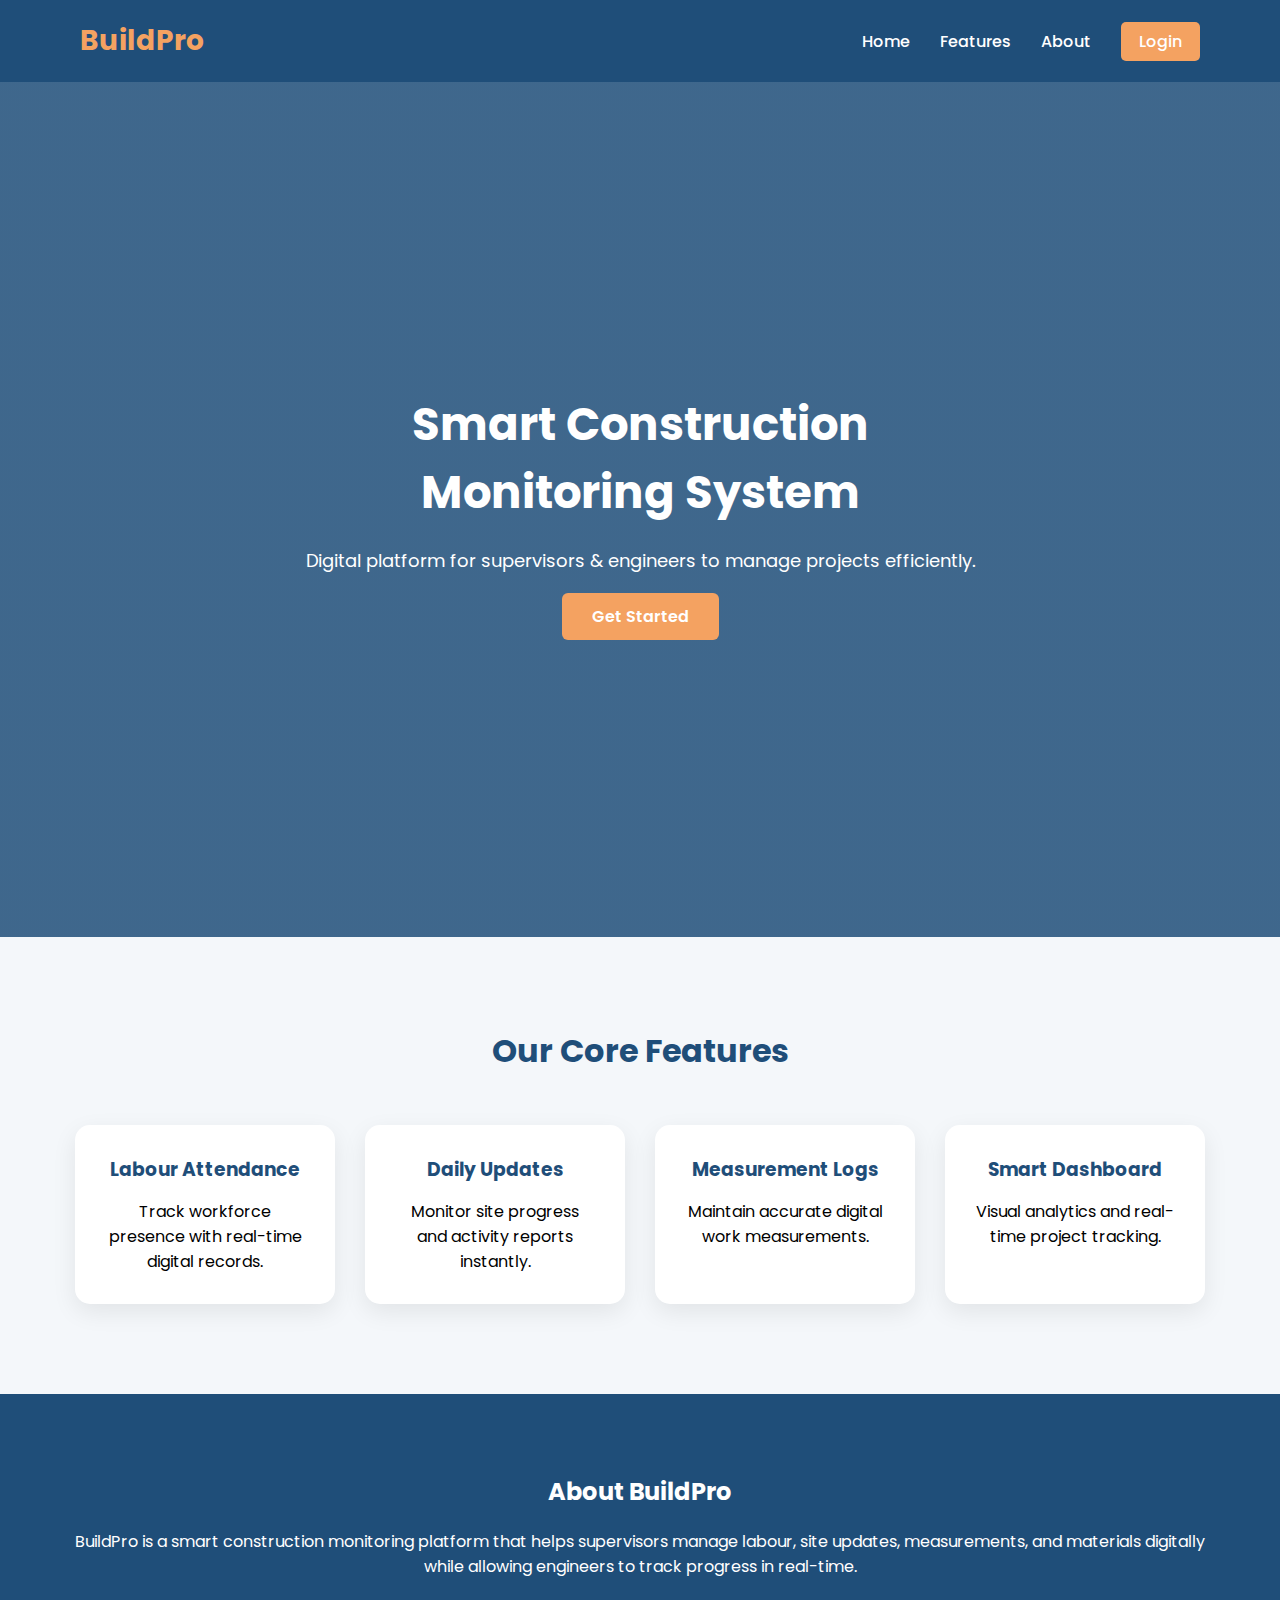
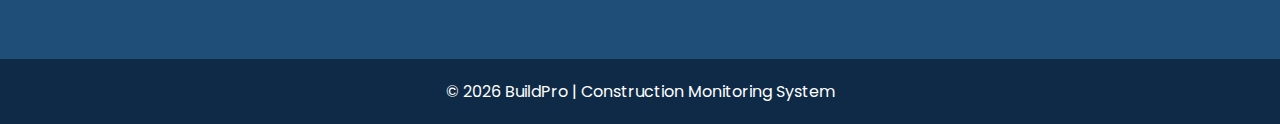
<file: index.html>
<!DOCTYPE html>
<html lang="en">
<head>
    <meta charset="UTF-8">
    <title>BuildPro</title>
    <meta name="viewport" content="width=device-width, initial-scale=1.0">

    <!-- Google Font -->
    <link href="https://fonts.googleapis.com/css2?family=Poppins:wght@300;400;600;700&display=swap" rel="stylesheet">

    <link rel="stylesheet" href="style.css">
</head>
<body>

    <!-- NAVBAR -->
    <nav>
        <div class="logo">BuildPro</div>
        <ul>
            <li><a href="#">Home</a></li>
            <li><a href="#features">Features</a></li>
            <li><a href="#about">About</a></li>
            <li><a href="#" class="btn">Login</a></li>
        </ul>
    </nav>

    <!-- HERO SECTION -->
    <section class="hero">
        <div class="hero-content">
            <h1>Smart Construction Monitoring System</h1>
            <p>Digital platform for supervisors & engineers to manage projects efficiently.</p>
            <a href="#" class="hero-btn">Get Started</a>
        </div>
    </section>

    <!-- FEATURES -->
    <section id="features" class="features">
        <h2>Our Core Features</h2>

        <div class="card-container">

            <div class="card">
                <h3>Labour Attendance</h3>
                <p>Track workforce presence with real-time digital records.</p>
            </div>

            <div class="card">
                <h3>Daily Updates</h3>
                <p>Monitor site progress and activity reports instantly.</p>
            </div>

            <div class="card">
                <h3>Measurement Logs</h3>
                <p>Maintain accurate digital work measurements.</p>
            </div>

            <div class="card">
                <h3>Smart Dashboard</h3>
                <p>Visual analytics and real-time project tracking.</p>
            </div>

        </div>
    </section>

    <!-- ABOUT -->
    <section id="about" class="about">
        <h2>About BuildPro</h2>
        <p>
            BuildPro is a smart construction monitoring platform that helps 
            supervisors manage labour, site updates, measurements, and materials 
            digitally while allowing engineers to track progress in real-time.
        </p>
    </section>

    <!-- FOOTER -->
    <footer>
        <p>© 2026 BuildPro | Construction Monitoring System</p>
    </footer>

</body>
</html>
</file>
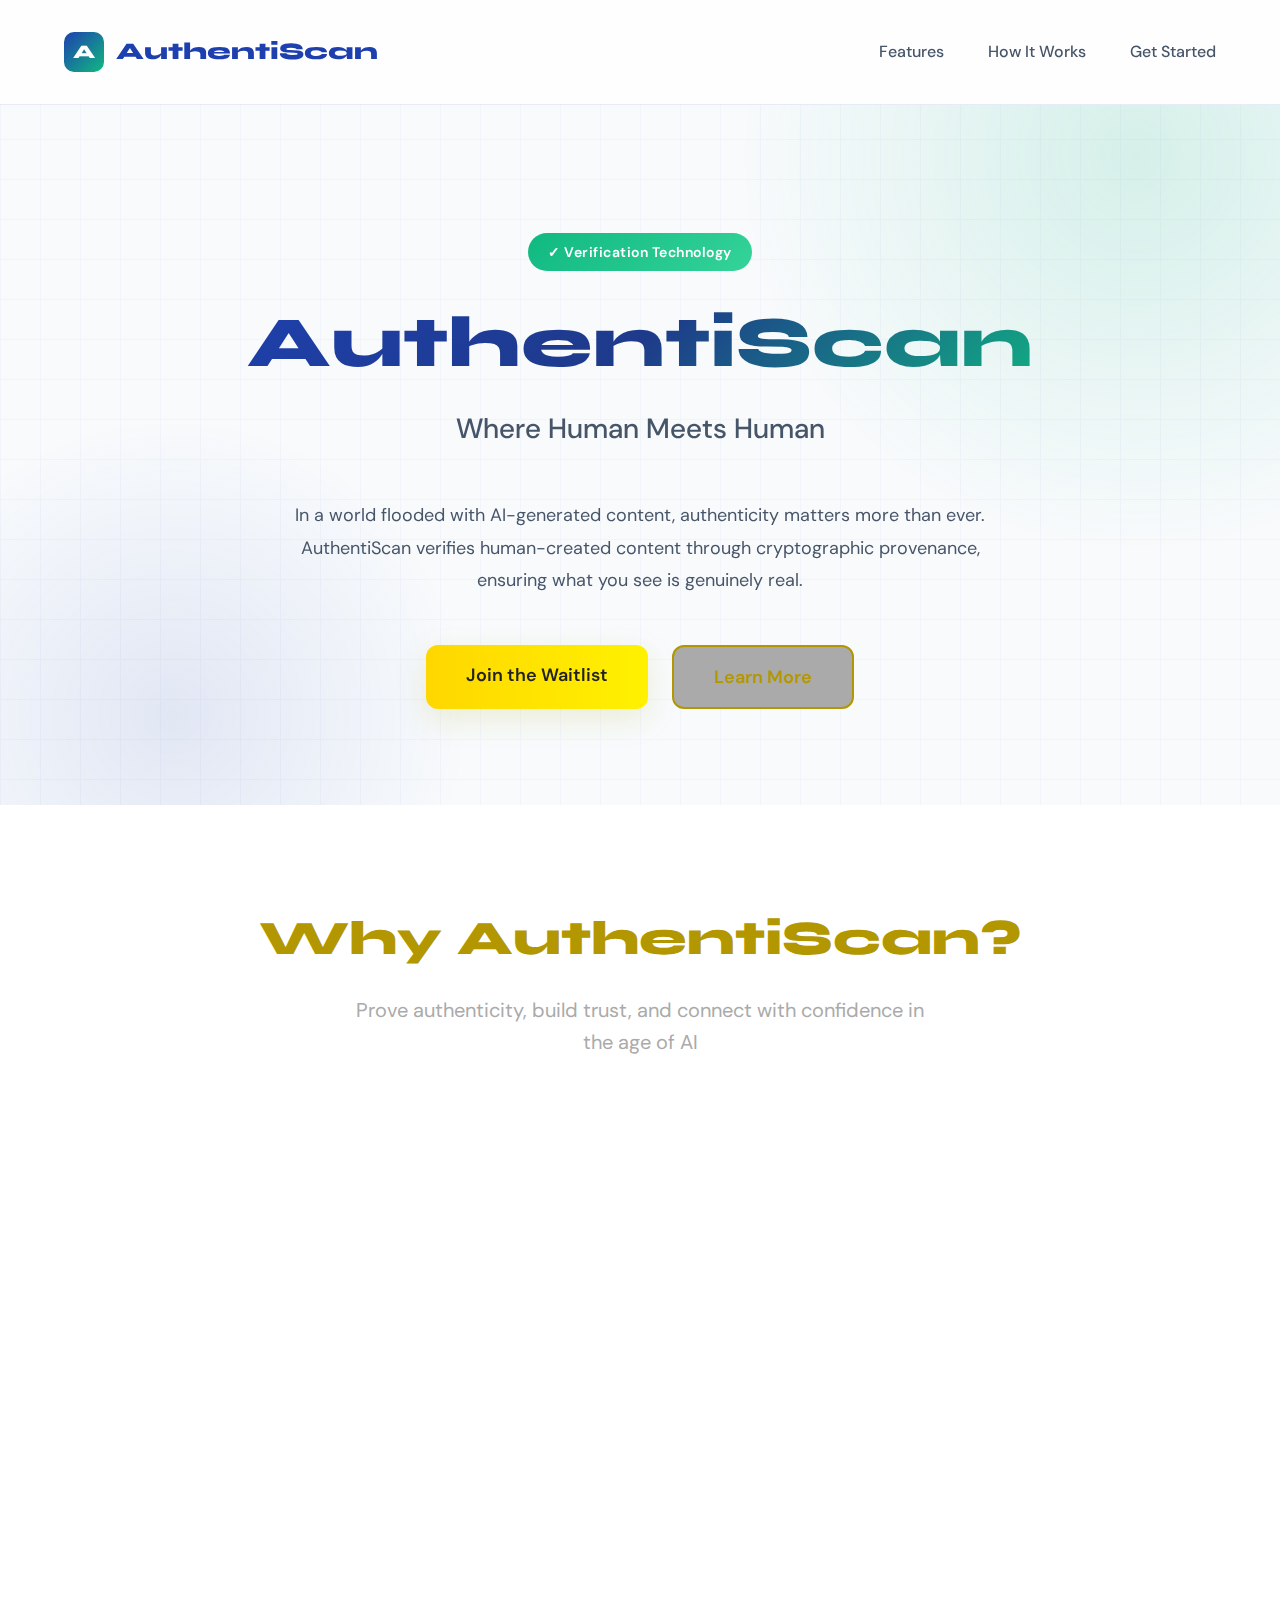
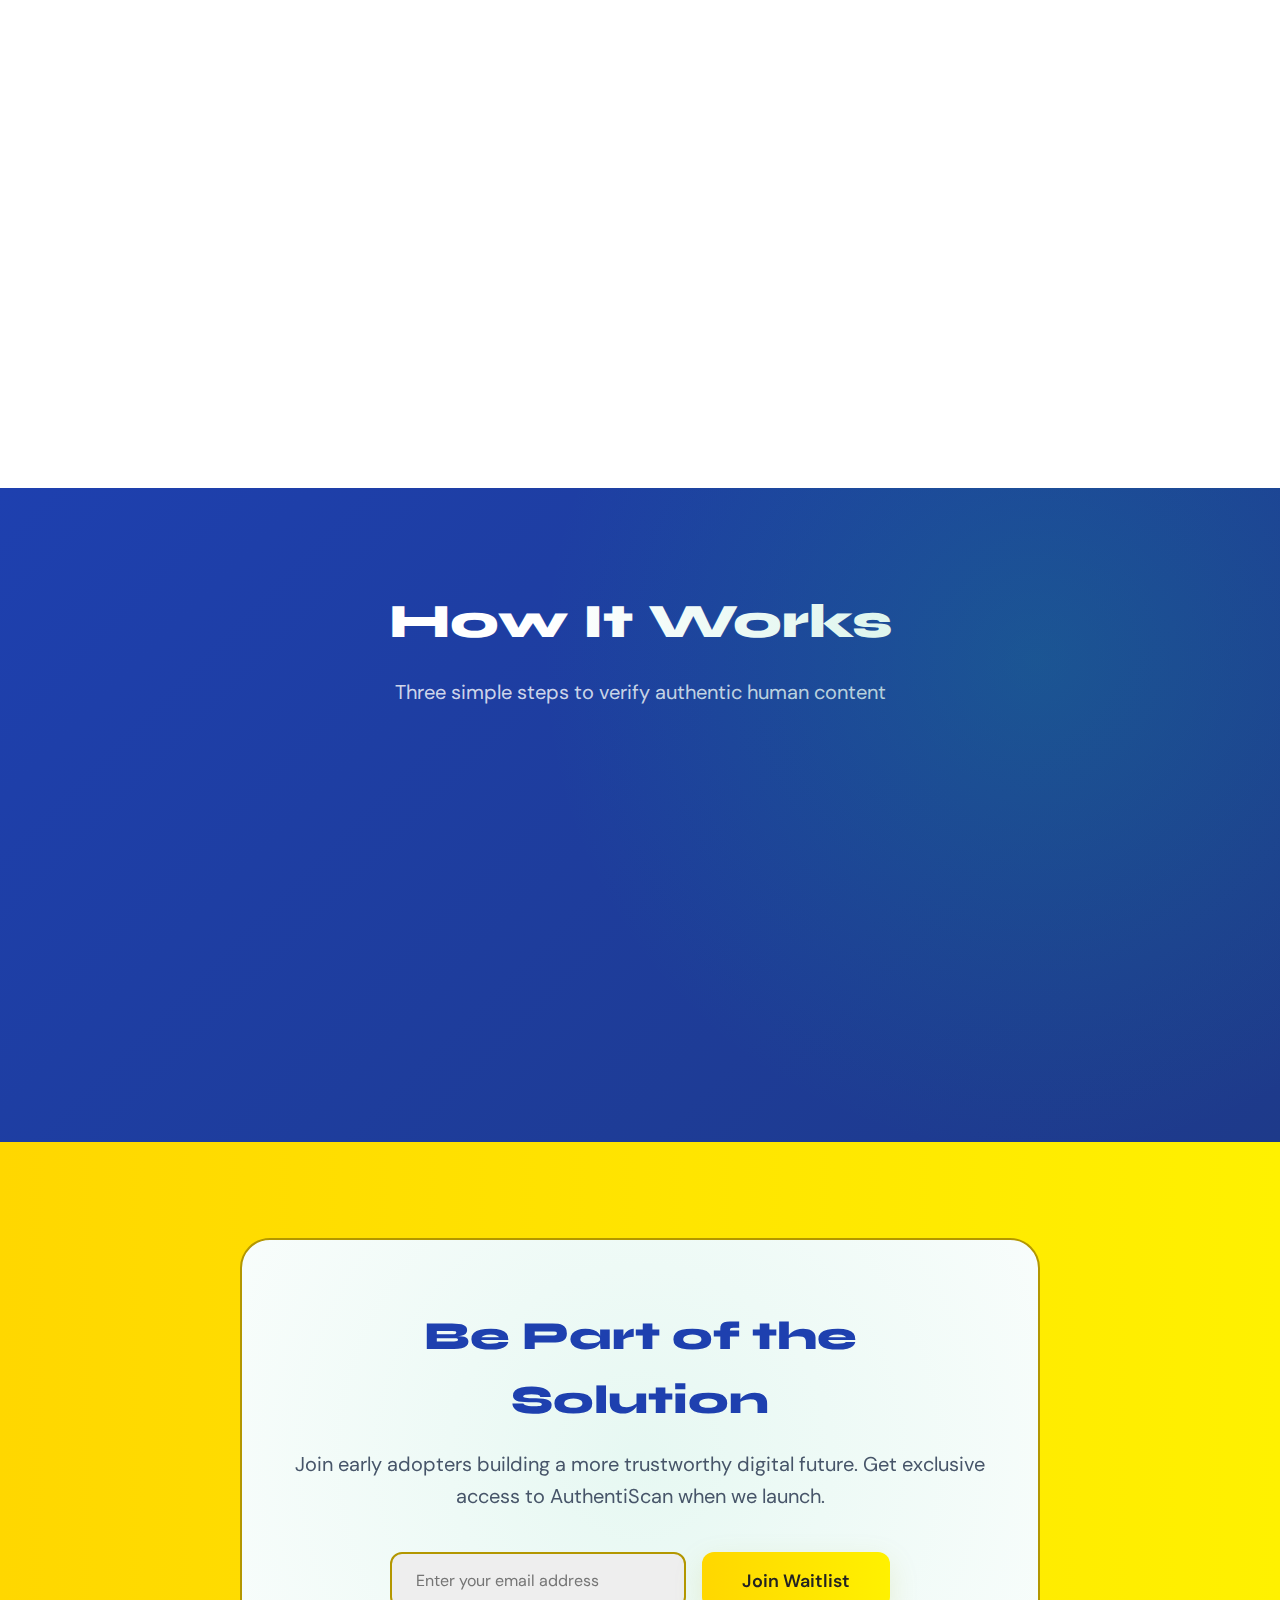
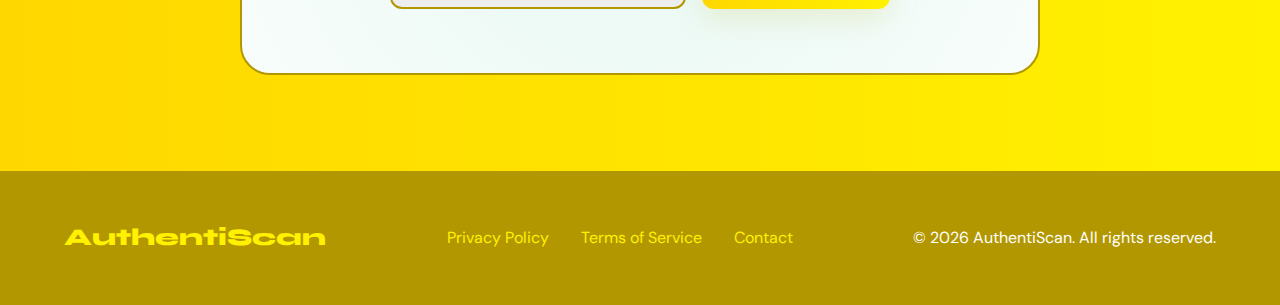
<file: src/index.html>
<!DOCTYPE html>
<html lang="en">
<head>
    <meta charset="UTF-8">
    <meta name="viewport" content="width=device-width, initial-scale=1.0">
    <title>AuthentiScan - Where Human Meets Human</title>
    <link rel="preconnect" href="https://fonts.googleapis.com">
    <link rel="preconnect" href="https://fonts.gstatic.com" crossorigin>
    <link href="https://fonts.googleapis.com/css2?family=Syne:wght@400;600;700;800&family=DM+Sans:wght@400;500;700&display=swap" rel="stylesheet">
    <link rel="stylesheet" href="css/styles.css">
</head>
<body>
    <div class="bg-pattern"></div>

    <header>
        <div class="logo">
            <div class="logo-icon">A</div>
            <span>AuthentiScan</span>
        </div>
        <nav>
            <a href="#features">Features</a>
            <a href="#how-it-works">How It Works</a>
            <a href="#waitlist">Get Started</a>
        </nav>
    </header>

    <section class="hero">
        <div class="hero-content">
            <div class="hero-badge">✓ Verification Technology</div>
            <h1>AuthentiScan</h1>
            <p class="tagline">Where Human Meets Human</p>
            <p class="hero-description">
                In a world flooded with AI-generated content, authenticity matters more than ever. 
                AuthentiScan verifies human-created content through cryptographic provenance, 
                ensuring what you see is genuinely real.
            </p>
            <div class="cta-buttons">
                <a href="#waitlist" class="btn btn-primary">Join the Waitlist</a>
                <a href="#how-it-works" class="btn btn-secondary">Learn More</a>
            </div>
        </div>
    </section>

    <section id="features" class="features">
        <h2 class="section-title">Why AuthentiScan?</h2>
        <p class="section-subtitle">
            Prove authenticity, build trust, and connect with confidence in the age of AI
        </p>
        <div class="features-grid">
            <div class="feature-card">
                <div class="feature-icon">🔐</div>
                <h3>Cryptographic Verification</h3>
                <p>
                    Built on industry-standard C2PA protocols, we provide tamper-proof verification 
                    that content is authentic and human-created from the moment of capture.
                </p>
            </div>
            <div class="feature-card">
                <div class="feature-icon">⚡</div>
                <h3>Instant Validation</h3>
                <p>
                    Upload any image or video and get immediate verification results. 
                    Know in seconds whether content has a verified human source.
                </p>
            </div>
            <div class="feature-card">
                <div class="feature-icon">🌐</div>
                <h3>Universal Trust Layer</h3>
                <p>
                    One verification standard across all platforms. From journalism to social media, 
                    AuthentiScan badges work everywhere authenticity matters.
                </p>
            </div>
            <div class="feature-card">
                <div class="feature-icon">🛡️</div>
                <h3>Provenance Tracking</h3>
                <p>
                    See the complete chain of custody for any content. Track edits, modifications, 
                    and transformations while maintaining proof of original human creation.
                </p>
            </div>
            <div class="feature-card">
                <div class="feature-icon">🎯</div>
                <h3>Combat Deepfakes</h3>
                <p>
                    Stay ahead of AI manipulation. While detection tools struggle, our provenance 
                    approach provides certainty that can't be fooled by better AI.
                </p>
            </div>
            <div class="feature-card">
                <div class="feature-icon">🚀</div>
                <h3>Easy Integration</h3>
                <p>
                    Simple APIs and plugins for developers, platforms, and content creators. 
                    Add verification to your workflow in minutes, not months.
                </p>
            </div>
        </div>
    </section>

    <section id="how-it-works" class="how-it-works">
        <h2 class="section-title">How It Works</h2>
        <p class="section-subtitle">
            Three simple steps to verify authentic human content
        </p>
        <div class="steps">
            <div class="step">
                <div class="step-number">1</div>
                <h3>Capture with Trust</h3>
                <p>
                    Content is cryptographically signed at the moment of creation by your device, 
                    establishing an immutable chain of authenticity from the very beginning.
                </p>
            </div>
            <div class="step">
                <div class="step-number">2</div>
                <h3>Verify Instantly</h3>
                <p>
                    Upload content to AuthentiScan or use our browser extension. We check the 
                    cryptographic signatures against trusted verification standards.
                </p>
            </div>
            <div class="step">
                <div class="step-number">3</div>
                <h3>Share with Confidence</h3>
                <p>
                    Display verification badges and provenance information. Let others know your 
                    content is authentically human-created with unbreakable proof.
                </p>
            </div>
        </div>
    </section>

    <section id="waitlist" class="cta-section">
        <div class="cta-box">
            <h2>Be Part of the Solution</h2>
            <p>
                Join early adopters building a more trustworthy digital future. 
                Get exclusive access to AuthentiScan when we launch.
            </p>
            <form class="waitlist-form" onsubmit="handleSubmit(event)">
                <input 
                    type="email" 
                    class="waitlist-input" 
                    placeholder="Enter your email address" 
                    required
                >
                <button type="submit" class="btn btn-primary">Join Waitlist</button>
            </form>
        </div>
    </section>

    <footer>
        <div class="footer-content">
            <div class="footer-logo">AuthentiScan</div>
            <div class="footer-links">
                <a href="#">Privacy Policy</a>
                <a href="#">Terms of Service</a>
                <a href="#">Contact</a>
            </div>
            <div>© 2026 AuthentiScan. All rights reserved.</div>
        </div>
    </footer>

    <script src="js/script.js"></script>
</body>
</html>
</file>
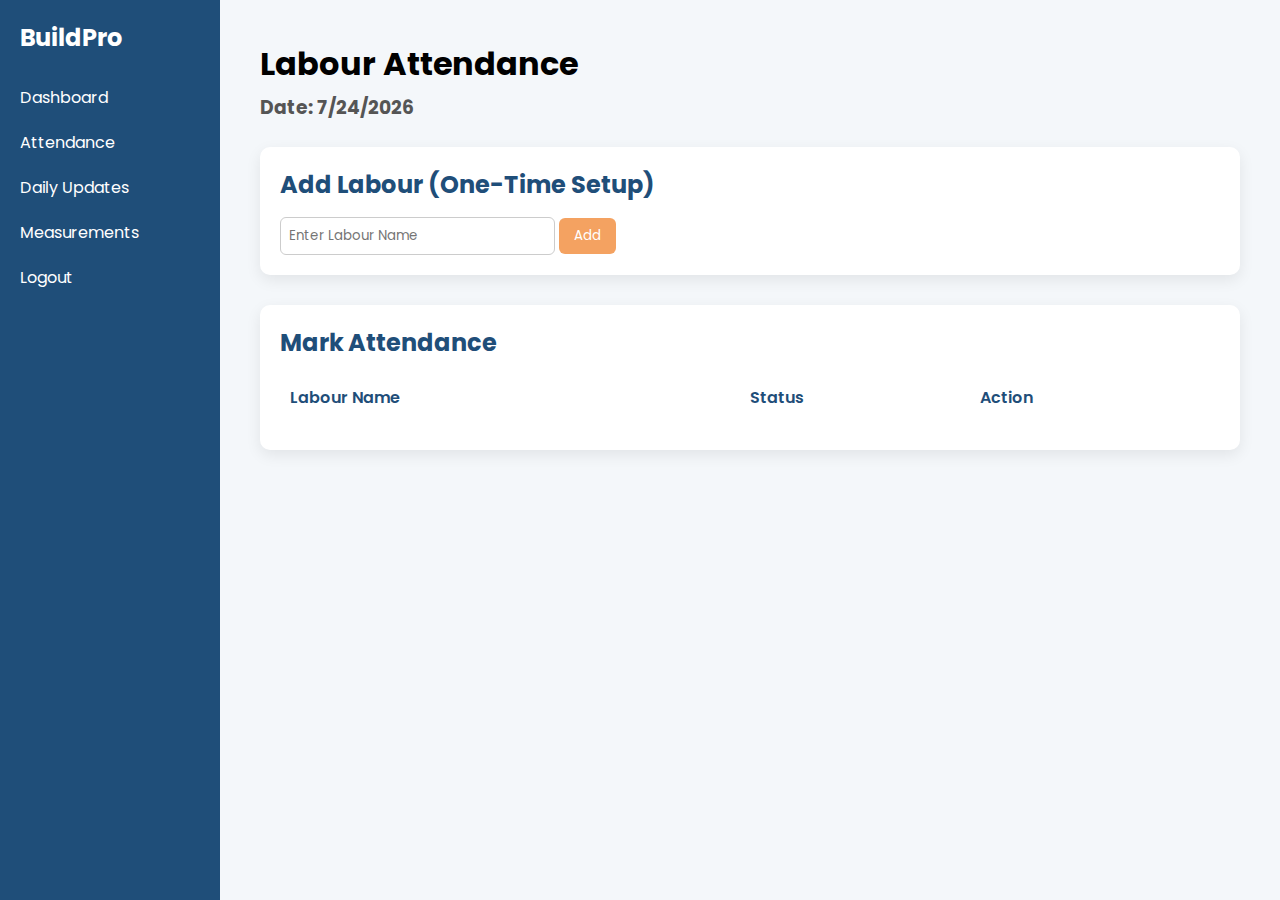
<file: attendance.html>
<!DOCTYPE html>
<html lang="en">
<head>
    <meta charset="UTF-8">
    <title>Attendance - BuildPro</title>
    <meta name="viewport" content="width=device-width, initial-scale=1.0">

    <link href="https://fonts.googleapis.com/css2?family=Poppins:wght@300;400;600;700&display=swap" rel="stylesheet">

    <style>
        * {
            margin: 0;
            padding: 0;
            box-sizing: border-box;
            font-family: 'Poppins', sans-serif;
        }

        body {
            display: flex;
        }

        /* Sidebar */
        .sidebar {
            width: 220px;
            background: #1F4E79;
            color: white;
            min-height: 100vh;
            padding: 20px;
        }

        .sidebar h2 {
            margin-bottom: 30px;
        }

        .sidebar ul {
            list-style: none;
        }

        .sidebar li {
            margin-bottom: 20px;
        }

        .sidebar a {
            text-decoration: none;
            color: white;
        }

        .sidebar a:hover {
            color: #F4A261;
        }

        /* Main Content */
        .main-content {
            flex: 1;
            padding: 40px;
            background: #F4F7FA;
        }

        h1 {
            margin-bottom: 5px;
        }

        #todayDate {
            margin-bottom: 25px;
            color: #555;
        }

        .form-section {
            background: white;
            padding: 20px;
            margin-bottom: 30px;
            border-radius: 10px;
            box-shadow: 0 5px 15px rgba(0,0,0,0.08);
        }

        .form-section h2 {
            margin-bottom: 15px;
            color: #1F4E79;
        }

        input {
            padding: 8px;
            border-radius: 6px;
            border: 1px solid #ccc;
        }

        button {
            padding: 8px 15px;
            border: none;
            border-radius: 6px;
            background: #F4A261;
            color: white;
            cursor: pointer;
        }

        button:hover {
            opacity: 0.85;
        }

        /* Table Header */
        .table-header {
            display: grid;
            grid-template-columns: 2fr 1fr 1fr;
            font-weight: 600;
            padding: 10px;
            margin-bottom: 10px;
            color: #1F4E79;
        }

        /* Labour Row */
        .labour-row {
            display: grid;
            grid-template-columns: 2fr 1fr 1fr;
            align-items: center;
            gap: 15px;
            padding: 12px;
            margin-bottom: 10px;
            background: #fff;
            border-radius: 8px;
        }

        .labour-row span {
            word-break: break-word;
            font-weight: 500;
        }

        .labour-row select {
            padding: 6px;
            border-radius: 6px;
            border: 1px solid #ccc;
            width: 100%;
            text-align: center;
        }

        .remove-btn {
            padding: 6px 10px;
            border: none;
            background: #e74c3c;
            color: white;
            border-radius: 6px;
            cursor: pointer;
            width: 100%;
        }

        .remove-btn:hover {
            opacity: 0.8;
        }

    </style>
</head>
<body>

<!-- Sidebar -->
<div class="sidebar">
    <h2>BuildPro</h2>
    <ul>
        <li><a href="supervisor.html">Dashboard</a></li>
        <li><a href="attendance.html">Attendance</a></li>
        <li><a href="#">Daily Updates</a></li>
        <li><a href="#">Measurements</a></li>
        <li><a href="#">Logout</a></li>
    </ul>
</div>

<!-- Main Content -->
<div class="main-content">

    <h1>Labour Attendance</h1>
    <h3 id="todayDate"></h3>

    <!-- Add Labour -->
    <div class="form-section">
        <h2>Add Labour (One-Time Setup)</h2>
        <input type="text" id="labourNameInput" placeholder="Enter Labour Name">
        <button onclick="addLabour()">Add</button>
    </div>

    <!-- Attendance -->
    <div class="form-section">
        <h2>Mark Attendance</h2>

        <div class="table-header">
            <div>Labour Name</div>
            <div>Status</div>
            <div>Action</div>
        </div>

        <div id="attendanceForm"></div>
    </div>

</div>

<script>

    // Show today's date
    const today = new Date();
    document.getElementById("todayDate").innerText =
        "Date: " + today.toLocaleDateString();

    // Load saved labours
    window.onload = function() {
        displayLabours();
    }

    // Add labour
    function addLabour() {
        const name = document.getElementById("labourNameInput").value.trim();

        if (name === "") {
            alert("Enter labour name");
            return;
        }

        let labours = JSON.parse(localStorage.getItem("labours")) || [];
        labours.push(name);
        localStorage.setItem("labours", JSON.stringify(labours));

        document.getElementById("labourNameInput").value = "";
        displayLabours();
    }

    // Display labours
    function displayLabours() {
        const container = document.getElementById("attendanceForm");
        container.innerHTML = "";

        let labours = JSON.parse(localStorage.getItem("labours")) || [];

        labours.forEach((name, index) => {
            const div = document.createElement("div");
            div.classList.add("labour-row");

            div.innerHTML = `
                <span>${name}</span>

                <select onchange="changeColor(this)">
                    <option value="present">Present</option>
                    <option value="absent">Absent</option>
                </select>

                <button class="remove-btn" onclick="removeLabour(${index})">Remove</button>
            `;

            container.appendChild(div);
        });
    }

    // Remove labour
    function removeLabour(index) {
        let labours = JSON.parse(localStorage.getItem("labours")) || [];
        labours.splice(index, 1);
        localStorage.setItem("labours", JSON.stringify(labours));
        displayLabours();
    }

    // Change color based on selection
    function changeColor(select) {
        if (select.value === "present") {
            select.style.backgroundColor = "#d4edda";
            select.style.color = "#155724";
        } else {
            select.style.backgroundColor = "#f8d7da";
            select.style.color = "#721c24";
        }
    }

</script>

</body>
</html>
</file>
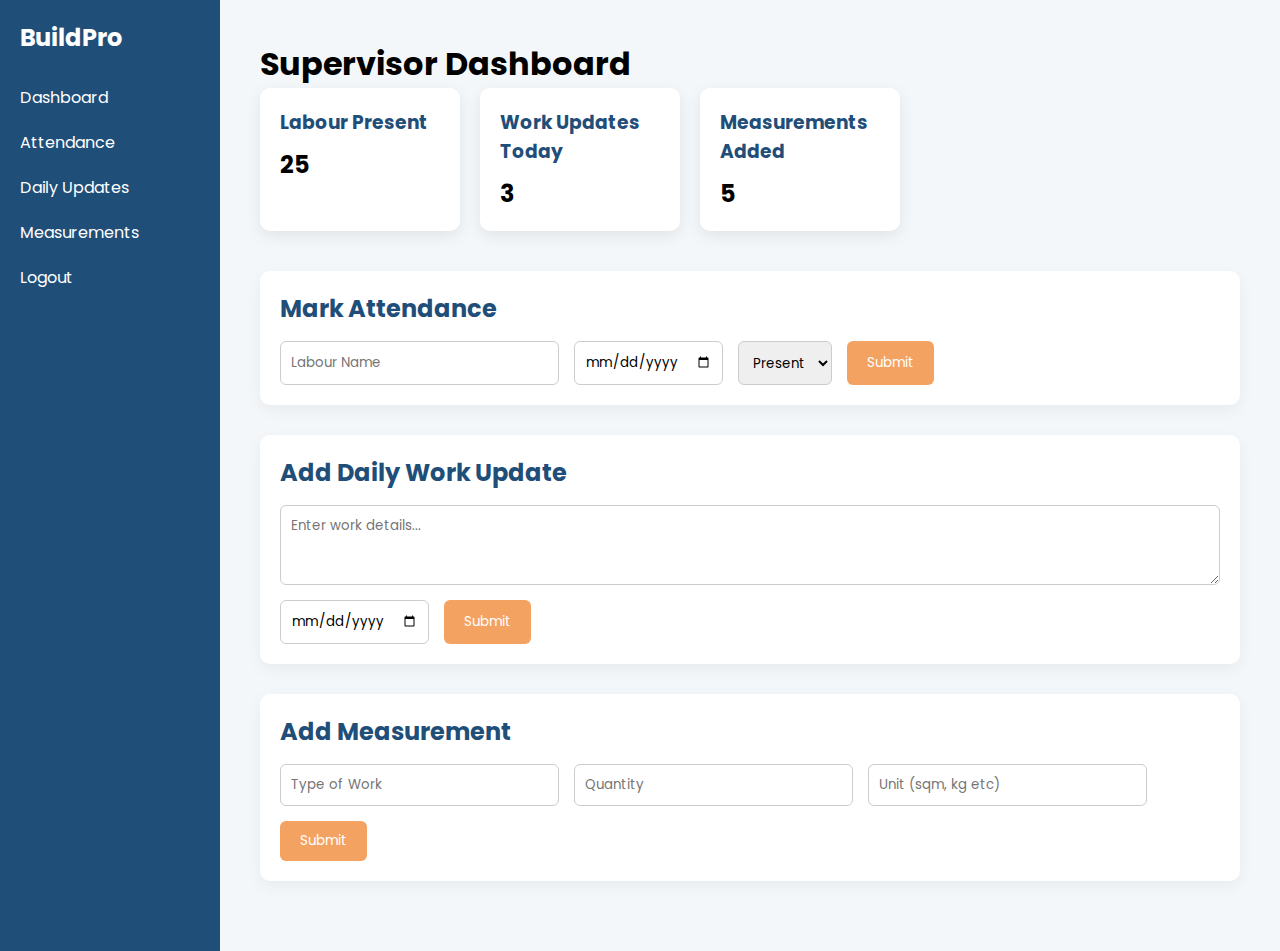
<file: supervisor.html>
<!DOCTYPE html>
<html lang="en">
<head>
    <meta charset="UTF-8">
    <title>Supervisor Dashboard - BuildPro</title>
    <meta name="viewport" content="width=device-width, initial-scale=1.0">

    <link href="https://fonts.googleapis.com/css2?family=Poppins:wght@300;400;600;700&display=swap" rel="stylesheet">
    <link rel="stylesheet" href="style.css">
</head>
<body class="dashboard-body">

    <div class="dashboard-container">

        <!-- Sidebar -->
        <div class="sidebar">
            <h2>BuildPro</h2>
            <ul>
                <li><a href="#">Dashboard</a></li>
                <li><a href="#attendance">Attendance</a></li>
                <li><a href="#updates">Daily Updates</a></li>
                <li><a href="#measurement">Measurements</a></li>
                <li><a href="#">Logout</a></li>
            </ul>
        </div>

        <!-- Main Content -->
        <div class="main-content">

            <h1>Supervisor Dashboard</h1>

            <!-- Cards -->
            <div class="dashboard-cards">
                <div class="dash-card">
                    <h3>Labour Present</h3>
                    <p>25</p>
                </div>

                <div class="dash-card">
                    <h3>Work Updates Today</h3>
                    <p>3</p>
                </div>

                <div class="dash-card">
                    <h3>Measurements Added</h3>
                    <p>5</p>
                </div>
            </div>

            <!-- Attendance Section -->
            <section id="attendance" class="form-section">
                <h2>Mark Attendance</h2>
                <form>
                    <input type="text" placeholder="Labour Name">
                    <input type="date">
                    <select>
                        <option>Present</option>
                        <option>Absent</option>
                    </select>
                    <button type="submit">Submit</button>
                </form>
            </section>

            <!-- Daily Update Section -->
            <section id="updates" class="form-section">
                <h2>Add Daily Work Update</h2>
                <form>
                    <textarea placeholder="Enter work details..."></textarea>
                    <input type="date">
                    <button type="submit">Submit</button>
                </form>
            </section>

            <!-- Measurement Section -->
            <section id="measurement" class="form-section">
                <h2>Add Measurement</h2>
                <form>
                    <input type="text" placeholder="Type of Work">
                    <input type="number" placeholder="Quantity">
                    <input type="text" placeholder="Unit (sqm, kg etc)">
                    <button type="submit">Submit</button>
                </form>
            </section>

        </div>

    </div>

</body>
</html>
</file>
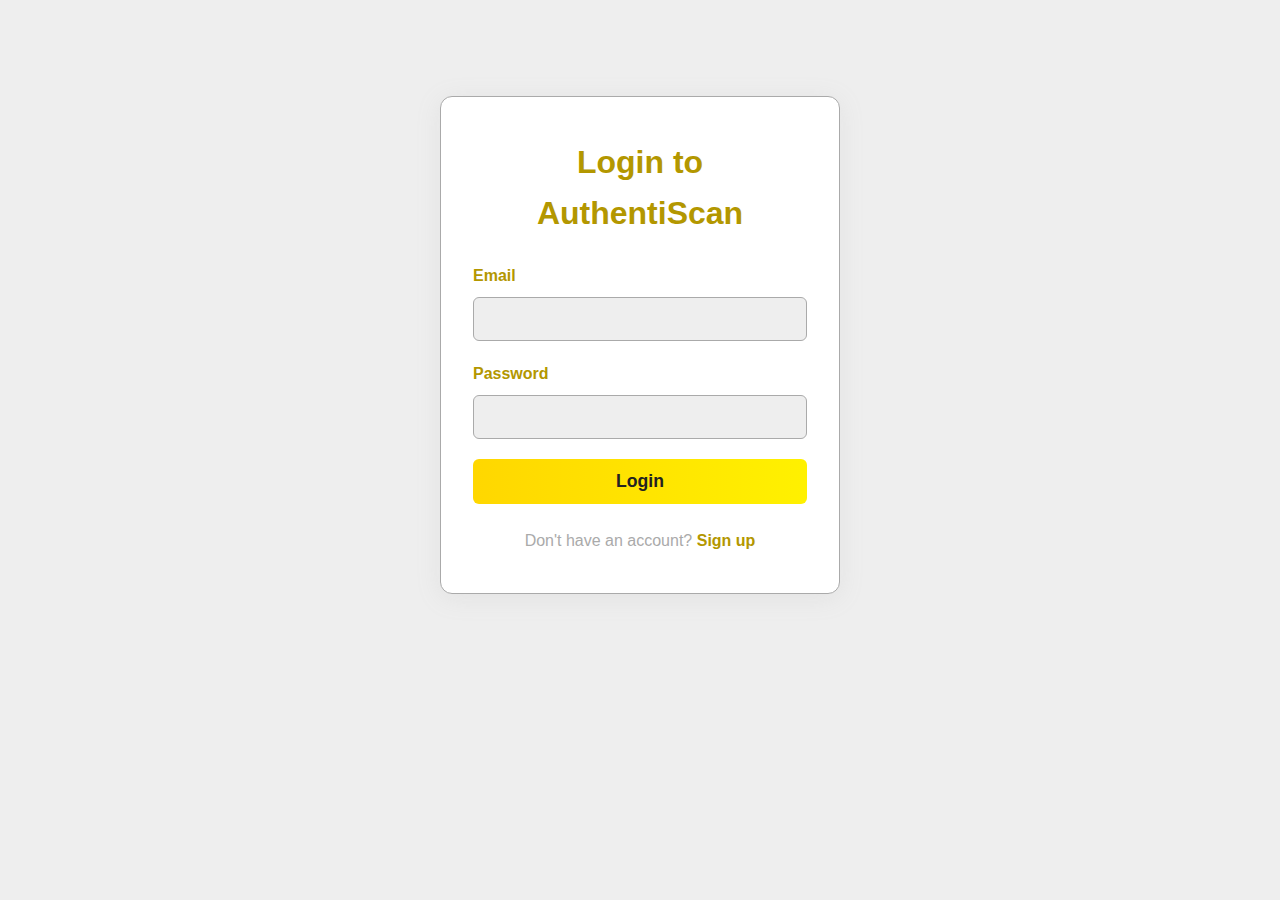
<file: src/login.html>
<!DOCTYPE html>
<html lang="en">
<head>
    <meta charset="UTF-8">
    <meta name="viewport" content="width=device-width, initial-scale=1.0">
    <title>Login - AuthentiScan</title>
    <link rel="stylesheet" href="css/styles.css">
    <style>
        body {
            background: var(--palette-light-gray);
        }
        .login-container {
            max-width: 400px;
            margin: 6rem auto;
            background: var(--bg-white);
            border-radius: 12px;
            box-shadow: 0 4px 24px rgba(170,170,170,0.15);
            padding: 2.5rem 2rem;
            border: 1px solid var(--palette-gray);
        }
        .login-title {
            color: var(--palette-gold-dark);
            font-size: 2rem;
            font-weight: 700;
            margin-bottom: 1.5rem;
            text-align: center;
        }
        .login-form label {
            color: var(--palette-gold-dark);
            font-weight: 600;
        }
        .login-form input {
            width: 100%;
            padding: 0.75rem;
            margin: 0.5rem 0 1.25rem 0;
            border: 1px solid var(--palette-gray);
            border-radius: 6px;
            background: var(--palette-light-gray);
            font-size: 1rem;
        }
        .login-form button {
              width: 100%;
              padding: 0.75rem;
              background: linear-gradient(90deg, var(--palette-gold), var(--palette-yellow));
              color: #222;
              font-weight: 700;
              border: none;
              border-radius: 6px;
              font-size: 1.1rem;
              cursor: pointer;
              transition: background 0.2s;
              position: relative;
              overflow: hidden;
        }
        .login-form button:hover {
            background: linear-gradient(90deg, var(--palette-yellow), var(--palette-gold));
        }
        .login-form button::before {
            content: '';
            position: absolute;
            top: 0;
            left: -100%;
            width: 100%;
            height: 100%;
            background: linear-gradient(90deg, transparent, rgba(255,255,255,0.3), transparent);
            transition: left 0.5s ease;
            pointer-events: none;
        }
        .login-form button:hover::before {
            left: 100%;
        }
        .login-footer {
            text-align: center;
            margin-top: 1.5rem;
            color: var(--palette-gray);
        }
        .login-footer a {
            color: var(--palette-gold-dark);
            text-decoration: none;
            font-weight: 600;
        }
        .login-footer a:hover {
            text-decoration: underline;
        }
    </style>
</head>
<body>
    <div class="login-container">
        <div class="login-title">Login to AuthentiScan</div>
        <form class="login-form" onsubmit="loginSubmit(event)">
            <label for="email">Email</label>
            <input type="email" id="email" required>
            <label for="password">Password</label>
            <input type="password" id="password" required>
            <button type="submit">Login</button>
        </form>
        <div class="login-footer">
            Don't have an account? <a href="#">Sign up</a>
        </div>
    </div>
    <script>
        function loginSubmit(event) {
            event.preventDefault();
            const email = document.getElementById('email').value;
            alert(`Welcome, ${email}! (Demo login)`);
        }
    </script>
</body>
</html>
</file>
<file: style.css>
/* ===== GLOBAL ===== */
* {
    margin: 0;
    padding: 0;
    box-sizing: border-box;
    font-family: 'Poppins', sans-serif;
    scroll-behavior: smooth;
}

body {
    background: #F4F7FA;
}

/* ===== NAVBAR ===== */
nav {
    display: flex;
    justify-content: space-between;
    align-items: center;
    padding: 20px 80px;
    background: #1F4E79;
}

.logo {
    font-size: 28px;
    font-weight: 700;
    color: #F4A261;
}

nav ul {
    list-style: none;
    display: flex;
    gap: 30px;
}

nav a {
    text-decoration: none;
    color: white;
    font-weight: 500;
    transition: 0.3s;
}

nav a:hover {
    color: #F4A261;
}

nav .btn {
    background: #F4A261;
    padding: 8px 18px;
    border-radius: 5px;
    color: white;
}

/* ===== HERO ===== */
.hero {
    height: 95vh;
    background: linear-gradient(
                    rgba(31,78,121,0.85),
                    rgba(31,78,121,0.85)
                ),
                url('https://images.unsplash.com/photo-1503387762-592deb58ef4e?q=80&w=2070')
                no-repeat center center/cover;

    display: flex;
    justify-content: center;
    align-items: center;
    text-align: center;
    color: white;
    padding: 20px;
}

.hero-content {
    max-width: 700px;
    animation: slideUp 1.2s ease-out;
}

.hero h1 {
    font-size: 45px;
    margin-bottom: 20px;
}

.hero p {
    font-size: 18px;
    margin-bottom: 30px;
}

.hero-btn {
    background: #F4A261;
    padding: 12px 30px;
    border-radius: 6px;
    text-decoration: none;
    color: white;
    font-weight: 600;
    transition: 0.3s;
}

.hero-btn:hover {
    transform: scale(1.05);
}

/* ===== FEATURES ===== */
.features {
    padding: 90px 60px;
    text-align: center;
}

.features h2 {
    font-size: 32px;
    margin-bottom: 50px;
    color: #1F4E79;
}

.card-container {
    display: flex;
    justify-content: center;
    flex-wrap: wrap;
    gap: 30px;
}

.card {
    background: white;
    width: 260px;
    padding: 30px;
    border-radius: 15px;
    box-shadow: 0 8px 25px rgba(0,0,0,0.08);
    transition: 0.3s;
}

.card h3 {
    color: #1F4E79;
    margin-bottom: 15px;
}

.card:hover {
    transform: translateY(-10px);
    border-bottom: 4px solid #F4A261;
}

/* ===== ABOUT ===== */
.about {
    background: #1F4E79;
    color: white;
    padding: 80px 60px;
    text-align: center;
}

.about h2 {
    margin-bottom: 20px;
}

/* ===== FOOTER ===== */
footer {
    background: #0E2A47;
    color: white;
    text-align: center;
    padding: 20px;
}

/* ===== ANIMATION ===== */
@keyframes slideUp {
    from {
        opacity: 0;
        transform: translateY(40px);
    }
    to {
        opacity: 1;
        transform: translateY(0);
    }
}
/* ===== LOGIN PAGE ===== */
.login-body {
    background: linear-gradient(
        rgba(31,78,121,0.85),
        rgba(31,78,121,0.85)
    ),
    url('https://images.unsplash.com/photo-1590650046871-92c887180603?q=80&w=2070')
    no-repeat center center/cover;

    display: flex;
    justify-content: center;
    align-items: center;
    height: 100vh;
}

.login-container {
    width: 100%;
    display: flex;
    justify-content: center;
    align-items: center;
}

.login-box {
    background: white;
    padding: 40px;
    width: 350px;
    border-radius: 12px;
    box-shadow: 0 10px 30px rgba(0,0,0,0.2);
    text-align: center;
    animation: slideUp 1s ease-out;
}

.login-box h2 {
    color: #1F4E79;
    margin-bottom: 10px;
}

.login-box p {
    font-size: 14px;
    margin-bottom: 20px;
    color: gray;
}

.input-group {
    text-align: left;
    margin-bottom: 15px;
}

.input-group label {
    font-size: 14px;
    display: block;
    margin-bottom: 5px;
}

.input-group input,
.input-group select {
    width: 100%;
    padding: 10px;
    border-radius: 6px;
    border: 1px solid #ccc;
    outline: none;
}

.login-btn {
    width: 100%;
    padding: 12px;
    border: none;
    background: #F4A261;
    color: white;
    font-weight: 600;
    border-radius: 6px;
    cursor: pointer;
    margin-top: 10px;
    transition: 0.3s;
}

.login-btn:hover {
    background: #e98c3c;
}
/* ===== DASHBOARD ===== */
.dashboard-body {
    font-family: 'Poppins', sans-serif;
    margin: 0;
}

.dashboard-container {
    display: flex;
}

/* Sidebar */
.sidebar {
    width: 220px;
    background: #1F4E79;
    color: white;
    min-height: 100vh;
    padding: 20px;
}

.sidebar h2 {
    margin-bottom: 30px;
}

.sidebar ul {
    list-style: none;
    padding: 0;
}

.sidebar li {
    margin-bottom: 20px;
}

.sidebar a {
    text-decoration: none;
    color: white;
}

.sidebar a:hover {
    color: #F4A261;
}

/* Main Content */
.main-content {
    flex: 1;
    padding: 40px;
    background: #F4F7FA;
}

.dashboard-cards {
    display: flex;
    gap: 20px;
    margin-bottom: 40px;
}

.dash-card {
    background: white;
    padding: 20px;
    border-radius: 10px;
    width: 200px;
    box-shadow: 0 5px 15px rgba(0,0,0,0.08);
}

.dash-card h3 {
    margin-bottom: 10px;
    color: #1F4E79;
}

.dash-card p {
    font-size: 24px;
    font-weight: bold;
}

/* Forms */
.form-section {
    background: white;
    padding: 20px;
    margin-bottom: 30px;
    border-radius: 10px;
    box-shadow: 0 5px 15px rgba(0,0,0,0.05);
}

.form-section h2 {
    margin-bottom: 15px;
    color: #1F4E79;
}

.form-section form {
    display: flex;
    flex-wrap: wrap;
    gap: 15px;
}

.form-section input,
.form-section select,
.form-section textarea {
    padding: 10px;
    border-radius: 6px;
    border: 1px solid #ccc;
}

.form-section textarea {
    width: 100%;
    height: 80px;
}

.form-section button {
    padding: 10px 20px;
    border: none;
    background: #F4A261;
    color: white;
    border-radius: 6px;
    cursor: pointer;
}
</file>
<file: src/css/styles.css>
:root {
    --palette-gold-dark: #b39700;   /* (179,151,0) */
    --palette-gold: #ffd700;        /* (255,215,0) */
    --palette-yellow: #fff100;      /* (255,241,0) */
    --palette-light-gray: #eeeeee;  /* (238,238,238) */
    --palette-gray: #aaaaaa;        /* (170,170,170) */
    /* Old palette for reference */
    --primary-blue: #1e40af;
    --primary-blue-dark: #1e3a8a;
    --accent-green: #10b981;
    --accent-green-light: #34d399;
    --bg-light: #f8fafc;
    --bg-white: #ffffff;
    --text-dark: #0f172a;
    --text-gray: #475569;
    --text-light: #94a3b8;
}

* {
    margin: 0;
    padding: 0;
    box-sizing: border-box;
}

body {
    font-family: 'DM Sans', sans-serif;
    color: var(--text-dark);
    background: var(--bg-light);
    overflow-x: hidden;
    line-height: 1.6;
}

/* Animated background pattern */
.bg-pattern {
    position: fixed;
    top: 0;
    left: 0;
    width: 100%;
    height: 100%;
    z-index: -1;
    opacity: 0.03;
    background-image: 
        repeating-linear-gradient(0deg, var(--primary-blue) 0px, var(--primary-blue) 1px, transparent 1px, transparent 40px),
        repeating-linear-gradient(90deg, var(--primary-blue) 0px, var(--primary-blue) 1px, transparent 1px, transparent 40px);
    animation: patternMove 20s linear infinite;
}

@keyframes patternMove {
    0% { transform: translate(0, 0); }
    100% { transform: translate(40px, 40px); }
}

/* Header */
header {
    padding: 2rem 5%;
    display: flex;
    justify-content: space-between;
    align-items: center;
    background: rgba(255, 255, 255, 0.8);
    backdrop-filter: blur(10px);
    position: sticky;
    top: 0;
    z-index: 100;
    border-bottom: 1px solid rgba(30, 64, 175, 0.1);
    animation: slideDown 0.6s ease-out;
}

@keyframes slideDown {
    from {
        transform: translateY(-100%);
        opacity: 0;
    }
    to {
        transform: translateY(0);
        opacity: 1;
    }
}

.logo {
    display: flex;
    align-items: center;
    gap: 0.75rem;
    font-family: 'Syne', sans-serif;
    font-weight: 800;
    font-size: 1.5rem;
    color: var(--primary-blue);
}

.logo-icon {
    width: 40px;
    height: 40px;
    background: linear-gradient(135deg, var(--primary-blue), var(--accent-green));
    border-radius: 10px;
    display: flex;
    align-items: center;
    justify-content: center;
    color: white;
    font-weight: 800;
    font-size: 1.2rem;
    animation: pulse 2s ease-in-out infinite;
}

@keyframes pulse {
    0%, 100% { transform: scale(1); }
    50% { transform: scale(1.05); }
}

nav a {
    margin-left: 2.5rem;
    text-decoration: none;
    color: var(--text-gray);
    font-weight: 500;
    transition: color 0.3s ease;
    position: relative;
}

nav a:hover {
    color: var(--primary-blue);
}

nav a::after {
    content: '';
    position: absolute;
    bottom: -5px;
    left: 0;
    width: 0;
    height: 2px;
    background: var(--accent-green);
    transition: width 0.3s ease;
}

nav a:hover::after {
    width: 100%;
}

/* Hero Section */
.hero {
    padding: 8rem 5% 6rem;
    text-align: center;
    position: relative;
    overflow: hidden;
}

.hero::before {
    content: '';
    position: absolute;
    top: -50%;
    right: -20%;
    width: 800px;
    height: 800px;
    background: radial-gradient(circle, rgba(16, 185, 129, 0.15) 0%, transparent 70%);
    border-radius: 50%;
    animation: float 8s ease-in-out infinite;
}

.hero::after {
    content: '';
    position: absolute;
    bottom: -30%;
    left: -10%;
    width: 600px;
    height: 600px;
    background: radial-gradient(circle, rgba(30, 64, 175, 0.1) 0%, transparent 70%);
    border-radius: 50%;
    animation: float 10s ease-in-out infinite reverse;
}

@keyframes float {
    0%, 100% { transform: translate(0, 0) scale(1); }
    50% { transform: translate(30px, -30px) scale(1.1); }
}

.hero-content {
    position: relative;
    z-index: 1;
    max-width: 900px;
    margin: 0 auto;
}

.hero-badge {
    display: inline-block;
    padding: 0.5rem 1.25rem;
    background: linear-gradient(135deg, var(--accent-green), var(--accent-green-light));
    color: white;
    border-radius: 50px;
    font-size: 0.875rem;
    font-weight: 600;
    margin-bottom: 2rem;
    animation: slideUp 0.8s ease-out 0.2s both;
    letter-spacing: 0.5px;
}

@keyframes slideUp {
    from {
        transform: translateY(30px);
        opacity: 0;
    }
    to {
        transform: translateY(0);
        opacity: 1;
    }
}

h1 {
    font-family: 'Syne', sans-serif;
    font-size: 4.5rem;
    font-weight: 800;
    line-height: 1.1;
    margin-bottom: 1.5rem;
    background: linear-gradient(135deg, var(--primary-blue) 0%, var(--primary-blue-dark) 50%, var(--accent-green) 100%);
    -webkit-background-clip: text;
    -webkit-text-fill-color: transparent;
    background-clip: text;
    animation: slideUp 0.8s ease-out 0.3s both;
}

.tagline {
    font-size: 1.75rem;
    color: var(--text-gray);
    margin-bottom: 3rem;
    font-weight: 500;
    animation: slideUp 0.8s ease-out 0.4s both;
}

.hero-description {
    font-size: 1.125rem;
    color: var(--text-gray);
    margin-bottom: 3rem;
    max-width: 700px;
    margin-left: auto;
    margin-right: auto;
    line-height: 1.8;
    animation: slideUp 0.8s ease-out 0.5s both;
}

.cta-buttons {
    display: flex;
    gap: 1.5rem;
    justify-content: center;
    animation: slideUp 0.8s ease-out 0.6s both;
}

.btn {
    padding: 1rem 2.5rem;
    font-size: 1.125rem;
    font-weight: 600;
    border-radius: 12px;
    text-decoration: none;
    transition: all 0.3s ease;
    cursor: pointer;
    border: none;
    font-family: 'DM Sans', sans-serif;
    position: relative;
    overflow: hidden;
}

.btn-primary {
    background: linear-gradient(90deg, var(--palette-gold), var(--palette-yellow));
    color: #222;
    box-shadow: 0 10px 30px rgba(170, 170, 0, 0.15);
}

.btn-primary::before {
    content: '';
    position: absolute;
    top: 0;
    left: -100%;
    width: 100%;
    height: 100%;
    background: linear-gradient(90deg, transparent, rgba(255, 255, 255, 0.3), transparent);
    transition: left 0.5s ease;
}

.btn-primary:hover::before {
    left: 100%;
}

.btn-primary:hover {
    transform: translateY(-2px);
    box-shadow: 0 15px 40px rgba(179, 151, 0, 0.18);
    background: linear-gradient(90deg, var(--palette-yellow), var(--palette-gold));
}

.btn-secondary {
    background: var(--palette-gray);
    color: var(--palette-gold-dark);
    border: 2px solid var(--palette-gold-dark);
}

.btn-secondary:hover {
    background: var(--palette-gold);
    color: #222;
    transform: translateY(-2px);
    box-shadow: 0 10px 30px rgba(179, 151, 0, 0.13);
}

/* Features Section */
.features {
    padding: 6rem 5%;
    background: white;
    position: relative;
}

.section-title {
    text-align: center;
    margin-bottom: 1rem;
    font-family: 'Syne', sans-serif;
    font-size: 3rem;
    font-weight: 800;
    color: var(--palette-gold-dark);
}

.section-subtitle {
    text-align: center;
    font-size: 1.25rem;
    color: var(--palette-gray);
    margin-bottom: 4rem;
    max-width: 600px;
    margin-left: auto;
    margin-right: auto;
}

.features-grid {
    display: grid;
    grid-template-columns: repeat(auto-fit, minmax(300px, 1fr));
    gap: 2.5rem;
    max-width: 1200px;
    margin: 0 auto;
}

.feature-card {
    padding: 2.5rem;
    background: var(--palette-light-gray);
    border-radius: 20px;
    transition: all 0.4s ease;
    border: 2px solid var(--palette-gray);
    position: relative;
    overflow: hidden;
}

.feature-card::before {
    content: '';
    position: absolute;
    top: 0;
    left: 0;
    width: 100%;
    height: 100%;
    background: linear-gradient(135deg, var(--palette-gold-dark), var(--palette-gold));
    opacity: 0;
    transition: opacity 0.4s ease;
}

.feature-card:hover {
    transform: translateY(-10px);
    border-color: var(--palette-gold-dark);
    box-shadow: 0 20px 60px rgba(179, 151, 0, 0.13);
}

.feature-card:hover::before {
    opacity: 0.05;
}

.feature-icon {
    width: 70px;
    height: 70px;
    background: linear-gradient(135deg, var(--palette-gold-dark), var(--palette-gold));
    border-radius: 16px;
    display: flex;
    align-items: center;
    justify-content: center;
    font-size: 2rem;
    margin-bottom: 1.5rem;
    position: relative;
    z-index: 1;
}

.feature-card h3 {
    font-family: 'Syne', sans-serif;
    font-size: 1.5rem;
    font-weight: 700;
    margin-bottom: 1rem;
    color: var(--primary-blue);
    position: relative;
    z-index: 1;
}

.feature-card p {
    color: var(--text-gray);
    line-height: 1.8;
    position: relative;
    z-index: 1;
}

/* How It Works Section */
.how-it-works {
    padding: 6rem 5%;
    background: linear-gradient(135deg, var(--primary-blue) 0%, var(--primary-blue-dark) 100%);
    color: white;
    position: relative;
    overflow: hidden;
}

.how-it-works::before {
    content: '';
    position: absolute;
    top: -50%;
    right: -20%;
    width: 1000px;
    height: 1000px;
    background: radial-gradient(circle, rgba(16, 185, 129, 0.2) 0%, transparent 70%);
    border-radius: 50%;
}

.how-it-works .section-title {
    color: white;
}

.how-it-works .section-subtitle {
    color: rgba(255, 255, 255, 0.8);
}

.steps {
    display: grid;
    grid-template-columns: repeat(auto-fit, minmax(280px, 1fr));
    gap: 3rem;
    max-width: 1200px;
    margin: 0 auto;
    position: relative;
    z-index: 1;
}

.step {
    text-align: center;
    position: relative;
}

.step-number {
    width: 80px;
    height: 80px;
    background: var(--accent-green);
    border-radius: 50%;
    display: flex;
    align-items: center;
    justify-content: center;
    font-family: 'Syne', sans-serif;
    font-size: 2rem;
    font-weight: 800;
    margin: 0 auto 1.5rem;
    box-shadow: 0 10px 30px rgba(16, 185, 129, 0.3);
    position: relative;
}

.step-number::before {
    content: '';
    position: absolute;
    width: 100%;
    height: 100%;
    border-radius: 50%;
    border: 3px solid var(--accent-green);
    animation: ripple 2s ease-out infinite;
}

@keyframes ripple {
    0% {
        transform: scale(1);
        opacity: 1;
    }
    100% {
        transform: scale(1.5);
        opacity: 0;
    }
}

.step h3 {
    font-family: 'Syne', sans-serif;
    font-size: 1.5rem;
    font-weight: 700;
    margin-bottom: 1rem;
}

.step p {
    color: rgba(255, 255, 255, 0.8);
    line-height: 1.8;
}

/* CTA Section */
.cta-section {
    padding: 6rem 5%;
    background: linear-gradient(90deg, var(--palette-gold), var(--palette-yellow));
    text-align: center;
    color: #222;
}

.cta-box {
    max-width: 800px;
    margin: 0 auto;
    padding: 4rem 3rem;
    background: var(--bg-white);
    border-radius: 30px;
    border: 2px solid var(--palette-gold-dark);
    position: relative;
    overflow: hidden;
}

.cta-box::before {
    content: '';
    position: absolute;
    top: -50%;
    left: -50%;
    width: 200%;
    height: 200%;
    background: radial-gradient(circle, rgba(16, 185, 129, 0.1) 0%, transparent 70%);
    animation: rotate 20s linear infinite;
}

@keyframes rotate {
    from { transform: rotate(0deg); }
    to { transform: rotate(360deg); }
}

.cta-box h2 {
    font-family: 'Syne', sans-serif;
    font-size: 2.5rem;
    font-weight: 800;
    color: var(--primary-blue);
    margin-bottom: 1rem;
    position: relative;
    z-index: 1;
}

.cta-box p {
    font-size: 1.25rem;
    color: var(--text-gray);
    margin-bottom: 2.5rem;
    position: relative;
    z-index: 1;
}

.waitlist-form {
    display: flex;
    gap: 1rem;
    max-width: 500px;
    margin: 0 auto;
    position: relative;
    z-index: 1;
}

.waitlist-input {
    flex: 1;
    padding: 1rem 1.5rem;
    font-size: 1rem;
    border: 2px solid var(--palette-gold-dark);
    border-radius: 12px;
    font-family: 'DM Sans', sans-serif;
    background: var(--palette-light-gray);
    transition: all 0.3s ease;
}

.waitlist-input:focus {
    outline: none;
    border-color: var(--palette-gold);
    box-shadow: 0 0 0 4px rgba(255, 215, 0, 0.08);
}

/* Footer */
footer {
    padding: 3rem 5%;
    background: var(--palette-gold-dark);
    color: #fff;
    text-align: center;
}

.footer-content {
    max-width: 1200px;
    margin: 0 auto;
    display: flex;
    justify-content: space-between;
    align-items: center;
    flex-wrap: wrap;
    gap: 2rem;
}

.footer-logo {
    font-family: 'Syne', sans-serif;
    font-size: 1.5rem;
    font-weight: 800;
    color: var(--palette-yellow);
}

.footer-links {
    display: flex;
    gap: 2rem;
}

.footer-links a {
    color: var(--palette-yellow);
    text-decoration: none;
    transition: color 0.3s ease;
}

.footer-links a:hover {
    color: var(--palette-gold-dark);
}

/* Responsive */
@media (max-width: 768px) {
    h1 {
        font-size: 3rem;
    }

    .tagline {
        font-size: 1.25rem;
    }

    .hero {
        padding: 5rem 5% 4rem;
    }

    .cta-buttons {
        flex-direction: column;
    }

    nav {
        display: none;
    }

    .waitlist-form {
        flex-direction: column;
    }

    .footer-content {
        flex-direction: column;
        text-align: center;
    }
}
</file>
